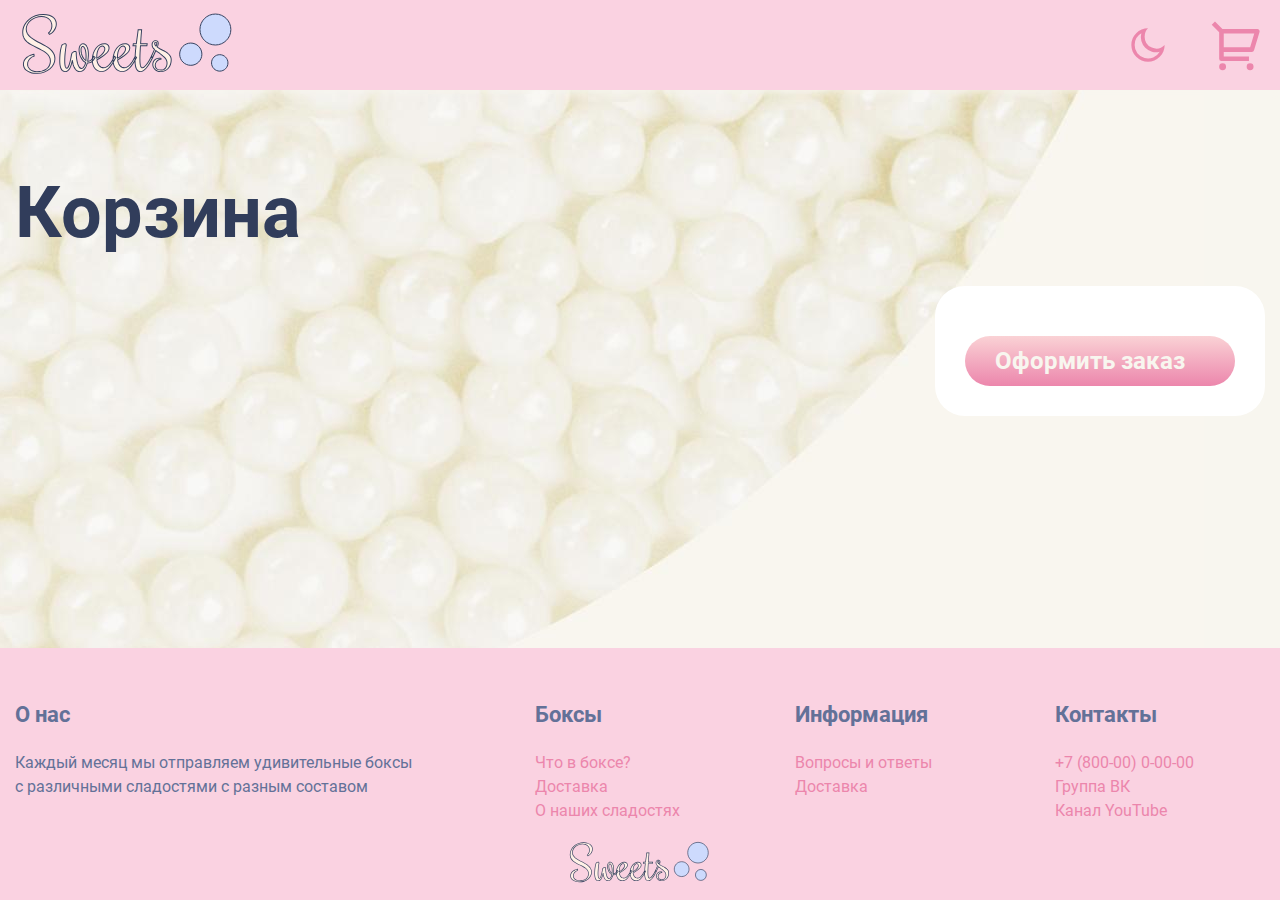
<file: basket.html>
<!DOCTYPE html>
<html lang="ru" class="page">

<head>
  <meta charset="UTF-8">
  <meta name="viewport" content="width=device-width, initial-scale=1.0">
  <link rel="shortcut icon" href="favicon.ico" type="image/x-icon">
  <meta http-equiv="X-UA-Compatible" content="ie=edge">
  <meta name="theme-color" content="#111111">
  <title>Sweets</title>
  <link rel="stylesheet" href="css/vendor.css">
  <link rel="stylesheet" href="css/main.css">
  <script defer src="js/main.js"></script>
</head>

<body class="page__body">
  <div class="site-container">
    <header class="header">
  <div class="container header__container">
    <a href="" class="logo header__logo">
      <img src="img/logo.svg" alt="Sweets logo">
    </a>
    <div class="header__menu">
      <button id="theme-light" aria-label="Светлая тема" class="theme-switcher theme-switcher--sun btn-reset"></button>
      <button id="theme-dark" aria-label="Темная тема" class="theme-switcher theme-switcher--moon btn-reset"></button>
      <a href="basket.html" aria-label="Корзина" class="header__link cart">
        <span class="cart__quantity cart__quantity--empty">0</span>
        <path fill="none" d="M0 0h24v24H0z"/>
        <svg class="cart__svg" xmlns="http://www.w3.org/2000/svg" width="55" height="70" viewBox="0 0 24 24">
          <path d="M4 6.414.757 3.172l1.415-1.415L5.414 5h15.242a1 1 0 0 1 .958 1.287l-2.4 8a1 1 0 0 1-.958.713H6v2h11v2H5a1 1 0 0 1-1-1V6.414zM6 7v6h11.512l1.8-6H6zm-.5 16a1.5 1.5 0 1 1 0-3 1.5 1.5 0 0 1 0 3zm12 0a1.5 1.5 0 1 1 0-3 1.5 1.5 0 0 1 0 3z"/></svg>
      </a>
    </div>
  </div>
</header>

    <main class="main">
      <section class="basket">
  <div class="container basket__container">
    <h1 class="title basket__title">Корзина</h1>
    <div class="basket__wrapper">
      <div class="basket__main">
        <ul class="basket__list list-reset"></ul>
      </div>
      <div class="basket__side side-block">
        <div class="side-block__title fullprice"></div>
        <a href="ordering.html" class="btn btn-reset side-block__btn">Оформить заказ</a>
      </div>
    </div>
  </div>
</section>

    </main>
    <footer class="footer">
  <div class="container footer__container">
    <div class="footer__column footer__info">
      <div class="footer__title">О нас</div>
      <div class="footer__text">Каждый месяц мы отправляем удивительные боксы с различными сладостями с разным составом</div>
    </div>
    <div class="footer__column">
      <div class="footer__title">Боксы</div>
      <ul class="list-reset">
        <li>
          <a href="#" class="footer__link">Что в боксе?</a>
        </li>
        <li>
          <a href="#" class="footer__link">Доставка</a>
        </li>
        <li>
          <a href="#" class="footer__link">О наших сладостях</a>
        </li>
      </ul>
    </div>
    <div class="footer__column">
      <div class="footer__title">Информация</div>
      <ul class="list-reset">
        <li>
          <a href="#" class="footer__link">Вопросы и ответы</a>
        </li>
        <li>
          <a href="#" class="footer__link">Доставка</a>
        </li>
      </ul>
    </div>
    <div class="footer__column">
      <div class="footer__title">Контакты</div>
      <ul class="list-reset">
        <li>
          <a href="tel:78000000000" class="footer__link">+7 (800-00) 0-00-00</a>
        </li>
        <li>
          <a href="#" class="footer__link">Группа ВК</a>
        </li>
        <li>
          <a href="#" class="footer__link">Канал YouTube</a>
        </li>
      </ul>
    </div>
  </div>
  <a href="#" class="logo footer__logo">
    <img src="img/logo.svg" alt="Sweets logo">
  </a>
</footer>

  </div>
</body>

</html>
</file>
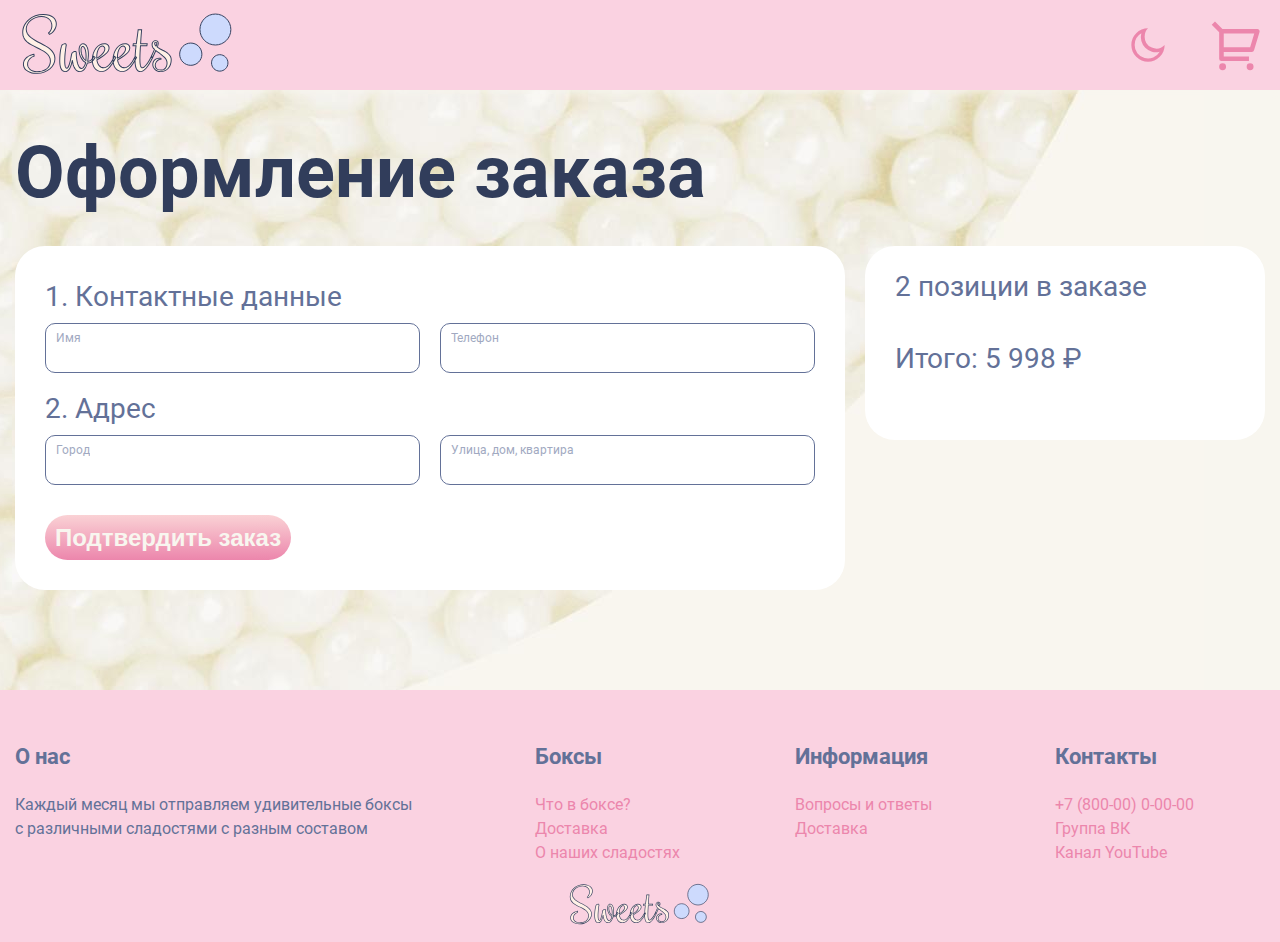
<file: ordering.html>
<!DOCTYPE html>
<html lang="ru" class="page">

<head>
  <meta charset="UTF-8">
  <meta name="viewport" content="width=device-width, initial-scale=1.0">
  <link rel="shortcut icon" href="favicon.ico" type="image/x-icon">
  <meta http-equiv="X-UA-Compatible" content="ie=edge">
  <meta name="theme-color" content="#111111">
  <title>Sweets</title>
  <link rel="stylesheet" href="css/vendor.css">
  <link rel="stylesheet" href="css/main.css">
  <script defer src="js/main.js"></script>
</head>

<body class="page__body">
  <div class="site-container">
    <header class="header">
  <div class="container header__container">
    <a href="index.html" class="logo header__logo">
      <img src="img/logo.svg" alt="Sweets logo">
    </a>
    <div class="header__menu">
      <button id="theme-light" aria-label="Светлая тема" class="theme-switcher theme-switcher--sun btn-reset"></button>
      <button id="theme-dark" aria-label="Темная тема" class="theme-switcher theme-switcher--moon btn-reset"></button>
      <a href="basket.html" aria-label="Корзина" class="header__link cart">
        <span class="cart__quantity cart__quantity--empty">0</span>
        <path fill="none" d="M0 0h24v24H0z"/>
        <svg class="cart__svg" xmlns="http://www.w3.org/2000/svg" width="55" height="70" viewBox="0 0 24 24">
          <path d="M4 6.414.757 3.172l1.415-1.415L5.414 5h15.242a1 1 0 0 1 .958 1.287l-2.4 8a1 1 0 0 1-.958.713H6v2h11v2H5a1 1 0 0 1-1-1V6.414zM6 7v6h11.512l1.8-6H6zm-.5 16a1.5 1.5 0 1 1 0-3 1.5 1.5 0 0 1 0 3zm12 0a1.5 1.5 0 1 1 0-3 1.5 1.5 0 0 1 0 3z"/></svg>
      </a>
    </div>
  </div>
</header>

    <main class="main">
      <section class="ordering">
  <div class="ordering__container container">
    <h1 class="title ordering__title">Оформление заказа</h1>
    <div class="ordering__wrapper">
      <form action="" method="POST" class="form ordering__form" id="order-form">
        <div class="form__contacts">
          <div class="form__title">1. Контактные данные</div>
          <div class="form__row">
            <label type="text" class="form-field">
              <div class="form-field__caption">Имя</div>
              <input type="text" class="form-field__input" name="name" required>
            </label>
            <label type="text" class="form-field">
              <div class="form-field__caption">Телефон</div>
              <input type="tel" class="form-field__input" name="phone" required>
            </label>
          </div>
        </div>
        <div class="form__address">
          <div class="form__title">2. Адрес</div>
          <div class="form__row">
            <label type="text" class="form-field">
              <div class="form-field__caption">Город</div>
              <input type="text" class="form-field__input" name="city" required>
            </label>
            <label type="text" class="form-field">
              <div class="form-field__caption">Улица, дом, квартира</div>
              <input type="text" class="form-field__input" name="address" required>
            </label>
          </div>
        </div>
        <button type="submit" class="btn btn-reset form__btn ordering__btn" id="order-btn">Подтвердить заказ</button>
      </form>
      <div class="ordering__side side-block">
        <div class="side-block__title">2 позиции в заказе</div>
        <ul class="side-block__list ordering__list list-reset">
        </ul>
        <div class="side-block__title fullprice">Итого: 5 998 ₽</div>
      </div>
    </div>
  </div>
</section>

    </main>
    <footer class="footer">
  <div class="container footer__container">
    <div class="footer__column footer__info">
      <div class="footer__title">О нас</div>
      <div class="footer__text">Каждый месяц мы отправляем удивительные боксы с различными сладостями с разным составом</div>
    </div>
    <div class="footer__column">
      <div class="footer__title">Боксы</div>
      <ul class="list-reset">
        <li>
          <a href="#" class="footer__link">Что в боксе?</a>
        </li>
        <li>
          <a href="#" class="footer__link">Доставка</a>
        </li>
        <li>
          <a href="#" class="footer__link">О наших сладостях</a>
        </li>
      </ul>
    </div>
    <div class="footer__column">
      <div class="footer__title">Информация</div>
      <ul class="list-reset">
        <li>
          <a href="#" class="footer__link">Вопросы и ответы</a>
        </li>
        <li>
          <a href="#" class="footer__link">Доставка</a>
        </li>
      </ul>
    </div>
    <div class="footer__column">
      <div class="footer__title">Контакты</div>
      <ul class="list-reset">
        <li>
          <a href="tel:78000000000" class="footer__link">+7 (800-00) 0-00-00</a>
        </li>
        <li>
          <a href="#" class="footer__link">Группа ВК</a>
        </li>
        <li>
          <a href="#" class="footer__link">Канал YouTube</a>
        </li>
      </ul>
    </div>
  </div>
  <a href="#" class="logo footer__logo">
    <img src="img/logo.svg" alt="Sweets logo">
  </a>
</footer>

  </div>
</body>

</html>
</file>
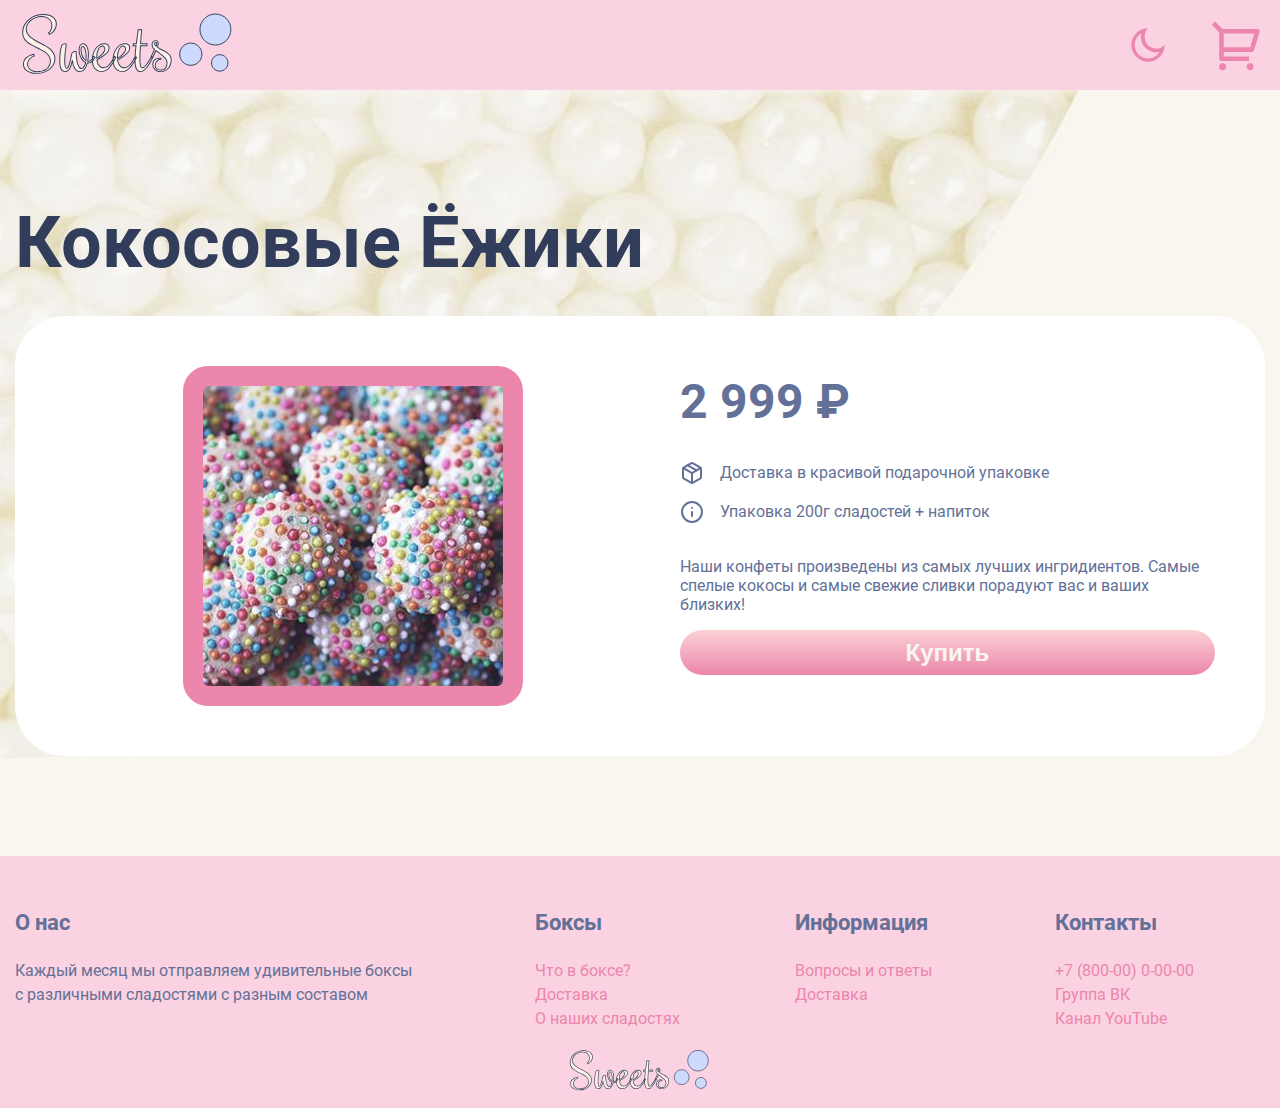
<file: product.html>
<!DOCTYPE html>
<html lang="ru" class="page">

<head>
  <meta charset="UTF-8">
  <meta name="viewport" content="width=device-width, initial-scale=1.0">
  <link rel="shortcut icon" href="favicon.ico" type="image/x-icon">
  <meta http-equiv="X-UA-Compatible" content="ie=edge">
  <meta name="theme-color" content="#111111">
  <title>Sweets</title>
  <link rel="stylesheet" href="css/vendor.css">
  <link rel="stylesheet" href="css/main.css">
  <script defer src="js/main.js"></script>
</head>

<body class="page__body">
  <div class="site-container">
    <header class="header">
  <div class="container header__container">
    <a href="index.html" class="logo header__logo">
      <img src="img/logo.svg" alt="Sweets logo">
    </a>
    <div class="header__menu">
      <button id="theme-light" aria-label="Светлая тема" class="theme-switcher theme-switcher--sun btn-reset"></button>
      <button id="theme-dark" aria-label="Темная тема" class="theme-switcher theme-switcher--moon btn-reset"></button>
      <a href="basket.html" aria-label="Корзина" class="header__link cart">
        <span class="cart__quantity cart__quantity--empty">0</span>
        <path fill="none" d="M0 0h24v24H0z"/>
        <svg class="cart__svg" xmlns="http://www.w3.org/2000/svg" width="55" height="70" viewBox="0 0 24 24">
          <path d="M4 6.414.757 3.172l1.415-1.415L5.414 5h15.242a1 1 0 0 1 .958 1.287l-2.4 8a1 1 0 0 1-.958.713H6v2h11v2H5a1 1 0 0 1-1-1V6.414zM6 7v6h11.512l1.8-6H6zm-.5 16a1.5 1.5 0 1 1 0-3 1.5 1.5 0 0 1 0 3zm12 0a1.5 1.5 0 1 1 0-3 1.5 1.5 0 0 1 0 3z"/></svg>
      </a>
    </div>
  </div>
</header>

    <main class="main">
      <section class="product">
  <div class="container product__container">
    <h1 class="title product__title">Кокосовые Ёжики</h1>
    <div class="product-item" data-id="5">

      <div class="product-item__img">
        <img src="img/product-6.jpg" alt="">
        <div class="product-card__notification notification">
          Добавлено
        </div>

      </div>
      <div class="product-item__descr">
        <div class="product-item__price">2 999 ₽</div>
        <ul class="list-reset">
          <li class="product-item__text">
            <svg width="24" height="24" viewBox="0 0 24 24" fill="none" xmlns="http://www.w3.org/2000/svg">
              <path d="M16.5 9.39996L7.5 4.20996" stroke="#4E3C35" stroke-width="2" stroke-linecap="round" stroke-linejoin="round"/>
              <path d="M21 15.9999V7.9999C20.9996 7.64918 20.9071 7.30471 20.7315 7.00106C20.556 6.69742 20.3037 6.44526 20 6.2699L13 2.2699C12.696 2.09437 12.3511 2.00195 12 2.00195C11.6489 2.00195 11.304 2.09437 11 2.2699L4 6.2699C3.69626 6.44526 3.44398 6.69742 3.26846 7.00106C3.09294 7.30471 3.00036 7.64918 3 7.9999V15.9999C3.00036 16.3506 3.09294 16.6951 3.26846 16.9987C3.44398 17.3024 3.69626 17.5545 4 17.7299L11 21.7299C11.304 21.9054 11.6489 21.9979 12 21.9979C12.3511 21.9979 12.696 21.9054 13 21.7299L20 17.7299C20.3037 17.5545 20.556 17.3024 20.7315 16.9987C20.9071 16.6951 20.9996 16.3506 21 15.9999Z" stroke="#4E3C35" stroke-width="2" stroke-linecap="round" stroke-linejoin="round"/>
              <path d="M3.27002 6.95996L12 12.01L20.73 6.95996" stroke="#4E3C35" stroke-width="2" stroke-linecap="round" stroke-linejoin="round"/>
              <path d="M12 22.08V12" stroke="#4E3C35" stroke-width="2" stroke-linecap="round" stroke-linejoin="round"/>
              </svg>
            <p>Доставка в красивой подарочной упаковке</p>
          </li>
          <li class="product-item__text">
            <svg width="24" height="24" viewBox="0 0 24 24" fill="none" xmlns="http://www.w3.org/2000/svg">
              <path d="M12 22C17.5228 22 22 17.5228 22 12C22 6.47715 17.5228 2 12 2C6.47715 2 2 6.47715 2 12C2 17.5228 6.47715 22 12 22Z" stroke-width="2" stroke-linecap="round" stroke-linejoin="round"/>
              <path d="M12 16V12" stroke-width="2" stroke-linecap="round" stroke-linejoin="round"/>
              <path d="M12 8H12.01" stroke-width="2" stroke-linecap="round" stroke-linejoin="round"/>
              </svg>
              <p>Упаковка 200г сладостей + напиток</p></li>
              <p>Наши конфеты произведены из самых лучших ингридиентов. Самые спелые кокосы и самые свежие сливки порадуют вас и ваших близких!</p></li>
            </ul>
        <button class="btn btn-reset product-item__btn">Купить</button>
      </div>
    </div>
  </div>
</section>

    </main>
    <footer class="footer">
  <div class="container footer__container">
    <div class="footer__column footer__info">
      <div class="footer__title">О нас</div>
      <div class="footer__text">Каждый месяц мы отправляем удивительные боксы с различными сладостями с разным составом</div>
    </div>
    <div class="footer__column">
      <div class="footer__title">Боксы</div>
      <ul class="list-reset">
        <li>
          <a href="#" class="footer__link">Что в боксе?</a>
        </li>
        <li>
          <a href="#" class="footer__link">Доставка</a>
        </li>
        <li>
          <a href="#" class="footer__link">О наших сладостях</a>
        </li>
      </ul>
    </div>
    <div class="footer__column">
      <div class="footer__title">Информация</div>
      <ul class="list-reset">
        <li>
          <a href="#" class="footer__link">Вопросы и ответы</a>
        </li>
        <li>
          <a href="#" class="footer__link">Доставка</a>
        </li>
      </ul>
    </div>
    <div class="footer__column">
      <div class="footer__title">Контакты</div>
      <ul class="list-reset">
        <li>
          <a href="tel:78000000000" class="footer__link">+7 (800-00) 0-00-00</a>
        </li>
        <li>
          <a href="#" class="footer__link">Группа ВК</a>
        </li>
        <li>
          <a href="#" class="footer__link">Канал YouTube</a>
        </li>
      </ul>
    </div>
  </div>
  <a href="#" class="logo footer__logo">
    <img src="img/logo.svg" alt="Sweets logo">
  </a>
</footer>

  </div>
</body>

</html>
</file>
<file: css/vendor.css>
/*# sourceMappingURL=vendor.css.map */
</file>
<file: css/main.css>
@charset "UTF-8";
:root {
  --font-family: "Roboto", sans-serif;
  --content-width: 1260px;
  --container-offset: 15px;
  --container-width: calc(var(--content-width) + (var(--container-offset) * 2));
  --bg-color: #f8f6ef;
  --title-color: #313D5B;
  --text-color: #637198;
  --link-color: #ec86ac;
  --header-color: #fad2e1;
  --btn-bg-color: #ec86ac;
  --btn-text-color: #f8f6ef;
  --btn-reflex-color: #fad2d5;
  --btn-hover-color: #9eb1e3;
  --accent-text-color: #637198;
  --accent-bg-color: white;
  --bg-img-1: url("../img/hero-bg.jpg");
  --bg-img-2: url("../img/hero-bg-2.jpg");
}

/* stylelint-disable */
/* stylelint-disable */
.custom-checkbox__field:checked + .custom-checkbox__content::after {
  opacity: 1;
}

.custom-checkbox__field:focus + .custom-checkbox__content::before {
  outline: 2px solid #f00;
  outline-offset: 2px;
}

.custom-checkbox__field:disabled + .custom-checkbox__content {
  opacity: 0.4;
  pointer-events: none;
}

/* stylelint-disable */
/* stylelint-disable */
@font-face {
  font-family: "Roboto";
  src: url("../fonts/../fonts/RobotoRegular.woff2") format("woff2");
  font-weight: 400;
  font-display: swap;
  font-style: normal;
}
@font-face {
  font-family: "Roboto";
  src: url("../fonts/../fonts/RobotoBold.woff2") format("woff2");
  font-weight: 700;
  font-display: swap;
  font-style: normal;
}
@font-face {
  font-family: "Roboto";
  src: url("../fonts/../fonts/RobotoBlack.woff2") format("woff2");
  font-weight: 900;
  font-display: swap;
  font-style: normal;
}
html {
  -webkit-box-sizing: border-box;
  box-sizing: border-box;
}

*,
*::before,
*::after {
  -webkit-box-sizing: inherit;
  box-sizing: inherit;
}

.page {
  height: 100%;
  font-family: var(--font-family, sans-serif);
  -webkit-text-size-adjust: 100%;
}

.page__body {
  margin: 0;
  min-width: 320px;
  min-height: 100%;
  font-size: 16px;
  background-color: var(--bg-color);
  background-image: var(--bg-img-1), var(--bg-img-2), var(--bg-img-2);
  background-repeat: no-repeat;
  background-position: left calc(50% - 50vw) top -1650px, right calc(90% - 40vw) top 900px, left calc(90% - 30vw) top 2200px;
}

img {
  height: auto;
  min-width: 100%;
  min-height: 100%;
  max-width: 100%;
  -o-object-fit: cover;
  object-fit: cover;
}

a {
  text-decoration: none;
}

h1, h2, h3 {
  margin: 0;
}

h2 {
  padding-left: 50px;
}
@media (max-width: 1024px) {
  h2 {
    padding-left: 20px;
  }
}
@media (max-width: 576px) {
  h2 {
    padding-left: 10px;
  }
}

input:-webkit-autofill,
input:-webkit-autofill:hover,
input:-webkit-autofill:focus,
input:-webkit-autofill:active {
  -webkit-text-fill-color: var(--accent-text-color) !important;
  -webkit-box-shadow: 0 0 0 30px var(--accent-bg-color) inset !important;
}

.site-container {
  overflow: hidden;
  display: -webkit-box;
  display: -ms-flexbox;
  display: flex;
  -webkit-box-orient: vertical;
  -webkit-box-direction: normal;
  -ms-flex-direction: column;
  flex-direction: column;
  -webkit-box-pack: justify;
  -ms-flex-pack: justify;
  justify-content: space-between;
  min-height: 100vh;
}

.is-hidden {
  display: none !important;
}

.btn-reset {
  border: none;
  padding: 0;
  background: transparent;
  cursor: pointer;
}

.list-reset {
  list-style: none;
  margin: 0;
  padding: 0;
}

.input-reset {
  -webkit-appearance: none;
  -moz-appearance: none;
  appearance: none;
  border: none;
  border-radius: 0;
  background-color: #fff;
}
.input-reset::-webkit-search-decoration, .input-reset::-webkit-search-cancel-button, .input-reset::-webkit-search-results-button, .input-reset::-webkit-search-results-decoration {
  display: none;
}

.visually-hidden {
  position: absolute;
  overflow: hidden;
  margin: -1px;
  border: 0;
  padding: 0;
  width: 1px;
  height: 1px;
  clip: rect(0 0 0 0);
}

.container {
  margin: 0 auto;
  padding: 0 var(--container-offset);
  max-width: var(--container-width);
}

.js-focus-visible :focus:not(.focus-visible) {
  outline: none;
}

.centered {
  text-align: center;
}

.dis-scroll {
  position: fixed;
  left: 0;
  top: 0;
  overflow: hidden;
  width: 100%;
  height: 100vh;
  -ms-scroll-chaining: none;
  overscroll-behavior: none;
}

.page--ios .dis-scroll {
  position: relative;
}

.title {
  color: var(--title-color);
  font-weight: 700;
  font-size: 72px;
  line-height: 120%;
  margin-bottom: 30px;
}
@media (max-width: 1024px) {
  .title {
    font-size: 64px;
  }
}
@media (max-width: 768px) {
  .title {
    font-size: 54px;
  }
}
@media (max-width: 576px) {
  .title {
    font-size: 48px;
    margin-bottom: 10px;
  }
}

.text {
  color: var(--text-color);
  font-weight: 700;
  font-size: 22px;
  line-height: 150%;
}
@media (max-width: 1024px) {
  .text {
    font-size: 20px;
  }
}
@media (max-width: 768px) {
  .text {
    font-size: 18px;
  }
}
@media (max-width: 576px) {
  .text {
    font-size: 16px;
  }
}

.btn {
  height: 45px;
  color: var(--btn-text-color);
  font-weight: 700;
  font-size: 24px;
  line-height: 150%;
  background-color: var(--btn-bg-color);
  background-image: -webkit-gradient(linear, left bottom, left top, from(rgba(0, 0, 0, 0)), to(var(--btn-reflex-color)));
  background-image: -o-linear-gradient(bottom, rgba(0, 0, 0, 0) 0%, var(--btn-reflex-color) 100%);
  background-image: linear-gradient(0deg, rgba(0, 0, 0, 0) 0%, var(--btn-reflex-color) 100%);
  padding-left: 30px;
  padding-right: 30px;
  border-radius: 30px;
  -webkit-transition: background-color 0.3s ease-in-out;
  -o-transition: background-color 0.3s ease-in-out;
  transition: background-color 0.3s ease-in-out;
}
@media (any-hover: hover) {
  .btn:hover {
    background-color: var(--btn-hover-color);
  }
}
@media (max-width: 576px) {
  .btn {
    font-size: 18px;
  }
}

.header {
  position: fixed;
  z-index: 10;
  width: 100%;
  -webkit-box-shadow: 0px 1px 10px var(--bg-color);
  box-shadow: 0px 1px 10px var(--bg-color);
  background-color: var(--header-color);
}
.header__container {
  display: -webkit-box;
  display: -ms-flexbox;
  display: flex;
  -webkit-box-align: center;
  -ms-flex-align: center;
  align-items: center;
  -webkit-box-pack: justify;
  -ms-flex-pack: justify;
  justify-content: space-between;
}
.header__logo {
  font-size: 0;
}
.header__logo img {
  max-height: 90px;
}
.header__menu {
  display: -webkit-box;
  display: -ms-flexbox;
  display: flex;
}
.header__link {
  position: relative;
  font-size: 0;
  margin-left: 40px;
}
@media (max-width: 576px) {
  .header__link {
    margin-left: 10px;
  }
}

.cart__svg {
  fill: var(--link-color);
}
@media (any-hover: hover) {
  .cart__svg:hover {
    fill: var(--bg-color);
  }
}
.cart__quantity {
  position: absolute;
  right: 0;
  bottom: 0;
  height: 25px;
  width: 25px;
  padding-top: 4px;
  color: var(--accent-bg-color);
  background-color: var(--accent-text-color);
  border-radius: 50%;
  font-size: 16px;
  font-weight: 700;
  text-align: center;
}
.cart__quantity--empty {
  display: none;
}

.theme-switcher {
  width: 45px;
  height: 70px;
  background-position: center;
  background-repeat: no-repeat;
  background-size: 40px;
}
.theme-switcher--moon {
  background-image: url("../img/moon.svg");
}
@media (any-hover: hover) {
  .theme-switcher--moon:hover {
    background-image: url("../img/moon-hover.svg");
  }
}
.theme-switcher--sun {
  display: none;
  background-image: url("../img/sun.svg");
}
@media (any-hover: hover) {
  .theme-switcher--sun:hover {
    background-image: url("../img/sun-hover.svg");
  }
}

.hero {
  padding-top: 90px;
}
.hero__container {
  display: -webkit-box;
  display: -ms-flexbox;
  display: flex;
  height: calc(100vh - 180px);
  display: flex;
  -webkit-box-align: center;
  -ms-flex-align: center;
  align-items: center;
  -ms-flex-pack: distribute;
  justify-content: space-around;
}
@media (max-width: 576px) {
  .hero__container {
    -ms-flex-wrap: wrap-reverse;
    flex-wrap: wrap-reverse;
    height: initial;
  }
}
.hero__content {
  max-width: 600px;
}
@media (max-width: 1024px) {
  .hero__content {
    padding: 0 20px;
  }
}
@media (max-width: 576px) {
  .hero__content {
    text-align: center;
  }
}
.hero__title {
  font-size: 96px;
  margin-bottom: 20px;
  line-height: 100%;
}
@media (max-width: 1024px) {
  .hero__title {
    margin-bottom: 20px;
    font-size: 76px;
  }
}
@media (max-width: 768px) {
  .hero__title {
    font-size: 44px;
  }
}
@media (max-width: 576px) {
  .hero__title {
    font-size: 36px;
  }
}
.hero__btn {
  margin-top: 50px;
  height: 60px;
  min-width: 290px;
  display: inline-block;
  line-height: 60px;
}
@media (max-width: 576px) {
  .hero__btn {
    margin-top: 10px;
    height: 40px;
    line-height: 40px;
  }
}
.hero__img {
  max-width: 400px;
  min-width: 200px;
  border-radius: 25px;
  overflow: hidden;
  border: solid 20px;
  border-color: var(--btn-bg-color);
  background-color: var(--btn-bg-color);
}
@media (max-width: 576px) {
  .hero__img {
    margin: 20px 0;
    height: 50vh;
  }
}
.hero__img img {
  display: block;
}

.catalog {
  padding-top: 90px;
}
@media (max-width: 576px) {
  .catalog {
    margin-top: 40px;
  }
}

.product-cards {
  display: -ms-grid;
  display: grid;
  -ms-grid-columns: 1fr 1fr 1fr 1fr;
  grid-template-columns: 1fr 1fr 1fr 1fr;
}
@media (max-width: 1440px) {
  .product-cards {
    -ms-grid-columns: 1fr 1fr 1fr;
    grid-template-columns: 1fr 1fr 1fr;
  }
}
@media (max-width: 1024px) {
  .product-cards {
    -ms-grid-columns: 1fr 1fr;
    grid-template-columns: 1fr 1fr;
    gap: 20px;
  }
}
@media (max-width: 576px) {
  .product-cards {
    -ms-grid-columns: 1fr;
    grid-template-columns: 1fr;
  }
}

.product-card {
  height: 500px;
  position: relative;
  display: -ms-grid;
  display: grid;
  -ms-grid-rows: 1fr 1fr auto 2fr;
  grid-template-rows: 1fr 1fr auto 2fr;
  padding: 30px 20px 0px;
  border-radius: 50px;
  text-align: center;
  -webkit-transition: 0.1s ease-in-out;
  -o-transition: 0.1s ease-in-out;
  transition: 0.1s ease-in-out;
}
@media (any-hover: hover) {
  .product-card:hover {
    background-color: var(--accent-bg-color);
    -ms-grid-rows: 1fr 1fr auto 1fr 1fr;
    grid-template-rows: 1fr 1fr auto 1fr 1fr;
  }
  .product-card:hover .product-card__text {
    color: var(--accent-text-color);
  }
  .product-card:hover .product-card__btn {
    display: block;
  }
}
.product-card__img {
  display: block;
  width: 230px;
  height: 230px;
  overflow: hidden;
  margin: 0 auto 10px;
}
.product-card__img img {
  height: 100%;
  width: 100%;
  border-radius: 50px;
  border: 12px solid var(--btn-bg-color);
}
.product-card__title {
  display: -webkit-box;
  -webkit-line-clamp: 2;
  -webkit-box-orient: vertical;
  overflow: hidden;
  color: var(--btn-bg-color);
  font-size: 28px;
  line-height: 120%;
}
.product-card__text {
  color: var(--text-color);
  font-size: 22px;
  line-height: 150%;
}
.product-card__price {
  color: var(--btn-bg-color);
  font-size: 28px;
  line-height: 150%;
}
.product-card__price span {
  font-size: 32px;
  line-height: 150%;
}
.product-card__btn {
  height: 40px;
  display: none;
  margin: 0 auto;
  -ms-flex-item-align: start;
  -ms-grid-row-align: start;
  align-self: start;
}
@media (max-width: 1024px) {
  .product-card {
    background-color: var(--accent-bg-color);
    -ms-grid-rows: 1fr 1fr auto 1fr 1fr;
    grid-template-rows: 1fr 1fr auto 1fr 1fr;
  }
  .product-card .product-card__text {
    color: var(--accent-text-color);
  }
  .product-card .product-card__btn {
    display: block;
  }
}
.product-card:disabled {
  opacity: 0.4;
  pointer-events: none;
}

.feedback {
  margin-top: 100px;
}
.feedback__header {
  display: -webkit-box;
  display: -ms-flexbox;
  display: flex;
  -webkit-box-pack: justify;
  -ms-flex-pack: justify;
  justify-content: space-between;
}
@media (max-width: 576px) {
  .feedback__header {
    display: block;
  }
}
@media (max-width: 576px) {
  .feedback__title {
    margin-bottom: 0;
  }
}
.feedback__link-all {
  display: -webkit-box;
  display: -ms-flexbox;
  display: flex;
  -webkit-box-align: center;
  -ms-flex-align: center;
  align-items: center;
  color: var(--link-color);
  -webkit-transition: color 0.3s ease-in-out;
  -o-transition: color 0.3s ease-in-out;
  transition: color 0.3s ease-in-out;
}
@media (any-hover: hover) {
  .feedback__link-all:hover {
    color: var(--accent-text-color);
  }
}
@media (max-width: 576px) {
  .feedback__link-all {
    padding-left: 10px;
  }
}
.feedback__list {
  display: -ms-grid;
  display: grid;
  -ms-grid-columns: 1fr 1fr 1fr 1fr;
  grid-template-columns: 1fr 1fr 1fr 1fr;
  gap: 20px;
}
@media (max-width: 1024px) {
  .feedback__list {
    -ms-grid-columns: 1fr 1fr;
    grid-template-columns: 1fr 1fr;
  }
}
@media (max-width: 576px) {
  .feedback__list {
    -ms-grid-columns: 1fr;
    grid-template-columns: 1fr;
  }
}
@media (max-width: 576px) {
  .feedback {
    margin-top: 40px;
  }
}

.feedback-item {
  padding-top: 40px;
}
.feedback-item__wrapper {
  height: 100%;
  background-color: var(--accent-bg-color);
  border-radius: 50px;
  margin: 0;
  position: relative;
  padding: 40px 20px 40px;
}
.feedback-item__img {
  position: absolute;
  top: -40px;
  left: 50%;
  -webkit-transform: translate(-50%, 0);
  -ms-transform: translate(-50%, 0);
  transform: translate(-50%, 0);
  height: 80px;
  border-radius: 50%;
  overflow: hidden;
}
.feedback-item__text {
  margin: 0;
  padding: 0;
  font-size: 18px;
  line-height: 150%;
  color: var(--accent-text-color);
  display: -webkit-box;
  -webkit-line-clamp: 5;
  -webkit-box-orient: vertical;
  overflow: hidden;
}
.feedback-item__figure {
  position: absolute;
  right: 50px;
  bottom: 13px;
  font-size: 16px;
  line-height: 150%;
  text-align: right;
  color: var(--accent-text-color);
}
.feedback-item__figure::before {
  content: "— ";
}

.reviews {
  margin-top: 100px;
  padding-bottom: 100px;
}
.reviews__list {
  display: -ms-grid;
  display: grid;
  -ms-grid-columns: 1fr 1fr 1fr 1fr;
  grid-template-columns: 1fr 1fr 1fr 1fr;
  gap: 20px;
}
@media (max-width: 1024px) {
  .reviews__list {
    -ms-grid-columns: 1fr 1fr;
    grid-template-columns: 1fr 1fr;
  }
}
@media (max-width: 576px) {
  .reviews__list {
    -ms-grid-columns: 1fr;
    grid-template-columns: 1fr;
  }
}
@media (max-width: 576px) {
  .reviews {
    margin-top: 40px;
    padding-bottom: 40px;
  }
}

.review {
  background-color: var(--accent-bg-color);
  padding: 30px;
  border-radius: 30px;
}
.review__video {
  position: relative;
  width: 100%;
  height: 0;
  padding-bottom: 56.25%;
  background-color: var(--link-color);
}
.review__text {
  max-width: 250px;
  font-size: 18px;
  line-height: 150%;
  padding-top: 15px;
  color: var(--accent-text-color);
  display: -webkit-box;
  -webkit-line-clamp: 2;
  -webkit-box-orient: vertical;
  overflow: hidden;
}

.video {
  position: relative;
  width: 100%;
  height: 0;
  padding-bottom: 56.25%;
  background-color: #000000;
}
.video--enabled {
  cursor: pointer;
}
.video--enabled .video__button {
  display: block;
}
.video__link {
  position: absolute;
  top: 0;
  left: 0;
  width: 100%;
  height: 100%;
}
.video__media {
  position: absolute;
  top: 0;
  left: 0;
  width: 100%;
  height: 100%;
  border: none;
}
.video__button {
  position: absolute;
  top: 50%;
  left: 50%;
  z-index: 1;
  display: none;
  padding: 0;
  width: 68px;
  height: 48px;
  border: none;
  background-color: transparent;
  -webkit-transform: translate(-50%, -50%);
  -ms-transform: translate(-50%, -50%);
  transform: translate(-50%, -50%);
  cursor: pointer;
}
.video__button-shape {
  fill: #212121;
  fill-opacity: 0.8;
}
.video__button-icon {
  fill: #ffffff;
}
.video__button:focus {
  outline: none;
}

.video:hover .video__button-shape,
.video__button:focus .video__button-shape {
  fill: #ff0000;
  fill-opacity: 1;
}

.footer {
  background-color: var(--header-color);
  color: var(--accent-text-color);
  font-size: 16px;
  line-height: 150%;
}
.footer__container {
  padding-top: 50px;
  padding-bottom: 10px;
  display: -ms-grid;
  display: grid;
  -ms-grid-columns: (1fr)[5];
  grid-template-columns: repeat(5, 1fr);
  gap: 50px;
}
@media (max-width: 1024px) {
  .footer__container {
    -ms-grid-columns: (1fr)[5];
    grid-template-columns: repeat(5, 1fr);
    gap: 20px;
  }
}
@media (max-width: 768px) {
  .footer__container {
    -ms-grid-columns: (1fr)[3];
    grid-template-columns: repeat(3, 1fr);
    gap: 10px;
    padding: 30px;
  }
}
@media (max-width: 576px) {
  .footer__container {
    -ms-grid-columns: (1fr)[1];
    grid-template-columns: repeat(1, 1fr);
  }
}
.footer__info {
  -ms-grid-column-span: 2;
  grid-column: span 2;
}
@media (max-width: 1024px) {
  .footer__info {
    -ms-grid-column-span: 2;
    grid-column: span 2;
  }
}
@media (max-width: 768px) {
  .footer__info {
    -ms-grid-column-span: 3;
    grid-column: span 3;
  }
}
@media (max-width: 576px) {
  .footer__info {
    -ms-grid-column-span: 1;
    grid-column: span 1;
  }
}
.footer__title {
  padding-bottom: 20px;
  font-size: 22px;
  line-height: 150%;
  font-weight: 700;
}
@media (max-width: 1024px) {
  .footer__title {
    padding-bottom: 0;
    font-size: 18px;
  }
}
.footer__link {
  color: var(--link-color);
  -webkit-transition: color 0.3s ease-in-out;
  -o-transition: color 0.3s ease-in-out;
  transition: color 0.3s ease-in-out;
}
@media (any-hover: hover) {
  .footer__link:hover {
    color: var(--bg-color);
  }
}
.footer__logo {
  display: block;
  text-align: center;
}
.footer__logo img {
  min-width: initial;
  width: 150px;
}

.form {
  width: 100%;
  display: -ms-grid;
  display: grid;
  -ms-grid-columns: 1fr;
  grid-template-columns: 1fr;
  gap: 20px;
  padding: 30px;
  margin-right: 40px;
  border-radius: 30px;
  background-color: var(--accent-bg-color);
  color: var(--accent-text-color);
}
@media (max-width: 1024px) {
  .form {
    gap: 0;
  }
}
.form__row {
  display: -ms-grid;
  display: grid;
  -ms-grid-columns: (1fr)[2];
  grid-template-columns: repeat(2, 1fr);
  gap: 20px;
  margin-bottom: 15px;
}
@media (max-width: 576px) {
  .form__row {
    -ms-grid-columns: (1fr)[1];
    grid-template-columns: repeat(1, 1fr);
    gap: 10px;
  }
}
.form__title {
  font-size: 28px;
  line-height: 150%;
  margin-bottom: 5px;
}
.form__btn {
  width: auto;
  padding-left: 10px;
  padding-right: 10px;
}

.form-field {
  display: block;
  height: 50px;
  padding: 5px 10px;
  border-radius: 10px;
  border: 1px solid var(--accent-text-color);
}
.form-field__caption {
  opacity: 0.6;
  font-size: 12px;
  line-height: 150%;
}
.form-field__input {
  width: 100%;
  border: transparent;
  background-color: transparent;
  color: var(--accent-text-color);
}

.side-block {
  -ms-flex-item-align: start;
  -ms-grid-row-align: start;
  align-self: start;
  padding: 20px 30px 30px;
  border-radius: 30px;
  background-color: var(--accent-bg-color);
  color: var(--accent-text-color);
}
@media (max-width: 576px) {
  .side-block {
    padding: 15px;
  }
}
.side-block__title {
  margin-bottom: 30px;
  font-size: 28px;
  line-height: 150%;
}
@media (max-width: 1024px) {
  .side-block__title {
    margin-bottom: 0;
  }
}
.side-block__item {
  margin-bottom: 15px;
}
.side-block__btn {
  display: inline-block;
  width: 270px;
  height: 50px;
  line-height: 50px;
}
@media (max-width: 576px) {
  .side-block__btn {
    width: auto;
  }
}

.side-item__title {
  font-size: 18px;
  line-height: 150%;
}
.side-item__info {
  font-size: 16px;
  line-height: 150%;
}

.product {
  margin-top: 100px;
}
@media (max-width: 576px) {
  .product {
    margin-top: 80px;
  }
}
.product__container {
  padding-top: 70px;
  padding-bottom: 100px;
}
@media (max-width: 1024px) {
  .product__container {
    padding-top: 20px;
    padding-bottom: 40px;
  }
}
.product__title {
  margin-top: 30px;
}
@media (max-width: 576px) {
  .product__title {
    margin-top: 0px;
    line-height: 120%;
  }
}

.product-item {
  display: -webkit-box;
  display: -ms-flexbox;
  display: flex;
  -webkit-box-pack: justify;
  -ms-flex-pack: justify;
  justify-content: space-between;
  padding: 50px;
  background-color: var(--accent-bg-color);
  border-radius: 50px;
  color: var(--accent-text-color);
}
@media (max-width: 768px) {
  .product-item {
    -webkit-box-orient: vertical;
    -webkit-box-direction: normal;
    -ms-flex-direction: column;
    flex-direction: column;
    padding: 30px 70px;
  }
}
@media (max-width: 576px) {
  .product-item {
    padding: 30px 30px;
  }
}
.product-item__img {
  margin: 0 auto;
  position: relative;
}
.product-item__img img {
  display: block;
  border-radius: 25px;
  overflow: hidden;
  border: solid 20px;
  border-color: var(--btn-bg-color);
}
.product-item__descr {
  max-width: 50%;
  padding-left: 40px;
}
@media (max-width: 768px) {
  .product-item__descr {
    max-width: 100%;
    padding-left: 0;
  }
}
.product-item__price {
  font-size: 48px;
  line-height: 150%;
  font-weight: 700;
  padding-bottom: 25px;
}
@media (max-width: 768px) {
  .product-item__price {
    text-align: center;
  }
}
@media (max-width: 576px) {
  .product-item__price {
    padding-bottom: 0;
  }
}
.product-item__text {
  padding-bottom: 20px;
  position: relative;
}
@media (max-width: 768px) {
  .product-item__text {
    line-height: 150%;
    padding-bottom: 0;
  }
}
.product-item__text svg {
  position: absolute;
  top: -2px;
  left: 0;
}
.product-item__text svg path {
  stroke: currentColor;
}
.product-item__text p {
  margin: 0;
  padding-left: 40px;
}
.product-item__btn {
  width: 100%;
}

.basket {
  margin-top: 100px;
  -ms-flex-item-align: start;
  -ms-grid-row-align: start;
  align-self: start;
  color: var(--text-color);
}
.basket__container {
  padding-top: 70px;
  padding-bottom: 140px;
}
@media (max-width: 1024px) {
  .basket__container {
    padding-top: 40px;
    padding-bottom: 50px;
  }
}
@media (max-width: 576px) {
  .basket__container {
    padding-top: 20px;
    padding-bottom: 30px;
  }
}
.basket__wrapper {
  display: -ms-grid;
  display: grid;
  -ms-grid-columns: auto 330px;
  grid-template-columns: auto 330px;
  gap: 20px;
}
@media (max-width: 768px) {
  .basket__wrapper {
    -ms-grid-columns: auto;
    grid-template-columns: auto;
  }
}
.basket__list {
  display: -ms-grid;
  display: grid;
  -ms-grid-columns: 1fr;
  grid-template-columns: 1fr;
  gap: 20px;
}

.basket-item {
  display: -ms-grid;
  display: grid;
  -ms-grid-columns: 80px auto 80px 120px 30px;
  grid-template-columns: 80px auto 80px 120px 30px;
  gap: 10px;
  -webkit-box-align: center;
  -ms-flex-align: center;
  align-items: center;
  color: var(--accent-text-color);
  background-color: var(--accent-bg-color);
  border-radius: 30px;
  padding: 15px 15px;
}
@media (max-width: 1024px) {
  .basket-item {
    -ms-grid-columns: 80px 80px 80px auto auto;
    grid-template-columns: 80px 80px 80px auto auto;
  }
}
@media (max-width: 576px) {
  .basket-item {
    -ms-grid-columns: 80px 80px auto auto auto;
    grid-template-columns: 80px 80px auto auto auto;
  }
}
.basket-item__img {
  height: 80px;
  background-color: var(--btn-bg-color);
  border-radius: 10px;
}
.basket-item__img img {
  display: block;
  border-radius: 10px;
  border: 4px solid var(--btn-bg-color);
}
.basket-item__title {
  font-size: 28px;
  line-height: 120%;
  color: var(--accent-text-color-color);
  display: -webkit-box;
  -webkit-line-clamp: 2;
  -webkit-box-orient: vertical;
  overflow: hidden;
  -webkit-transition: opacity 0.3s ease-in-out;
  -o-transition: opacity 0.3s ease-in-out;
  transition: opacity 0.3s ease-in-out;
}
@media (any-hover: hover) {
  .basket-item__title:hover {
    opacity: 0.7;
  }
}
@media (max-width: 1024px) {
  .basket-item__title {
    -ms-grid-column-span: 4;
    grid-column: 4 span;
    font-size: 24px;
  }
}
.basket-item__number {
  display: -webkit-box;
  display: -ms-flexbox;
  display: flex;
  -webkit-box-align: center;
  -ms-flex-align: center;
  align-items: center;
  height: 30px;
  border-radius: 5px;
  border: 1px solid var(--accent-text-color);
  opacity: 0.5;
}
.basket-item__btn {
  height: 30px;
  width: 30px;
  color: var(--accent-text-color-color);
  font-size: 18px;
  font-weight: 700;
  opacity: 0.5;
  -webkit-transition: opacity 0.3s ease-in-out;
  -o-transition: opacity 0.3s ease-in-out;
  transition: opacity 0.3s ease-in-out;
}
@media (any-hover: hover) {
  .basket-item__btn:hover {
    opacity: 1;
  }
}
.basket-item__btn--del {
  opacity: 0.5;
  position: relative;
  -webkit-transition: opacity 0.3s ease-in-out;
  -o-transition: opacity 0.3s ease-in-out;
  transition: opacity 0.3s ease-in-out;
}
@media (any-hover: hover) {
  .basket-item__btn--del:hover {
    opacity: 1;
  }
}
.basket-item__btn--del::before {
  position: absolute;
  top: 4px;
  left: 50%;
  content: "";
  height: 20px;
  width: 1px;
  background-color: var(--accent-text-color);
  -webkit-transform: rotate(45deg);
  -ms-transform: rotate(45deg);
  transform: rotate(45deg);
}
.basket-item__btn--del::after {
  position: absolute;
  top: 4px;
  left: 50%;
  content: "";
  height: 20px;
  width: 1px;
  background-color: var(--accent-text-color);
  -webkit-transform: rotate(-45deg);
  -ms-transform: rotate(-45deg);
  transform: rotate(-45deg);
}
.basket-item__value {
  width: 30px;
  font-size: inherit;
  text-align: center;
  color: inherit;
  background-color: transparent;
}
.basket-item__price {
  font-size: 24px;
  width: 100px;
}

.basket-empty {
  -ms-grid-column-span: 2;
  grid-column: span 2;
  height: 100%;
  padding: 35px;
  border-radius: 50px;
  background-color: var(--accent-bg-color);
  color: var(--accent-text-color);
  text-align: center;
}
.basket-empty__title {
  padding: 20px 0 30px;
}
.basket-empty__message {
  margin-bottom: 30px;
}
.basket-empty__btn {
  display: inline-block;
  height: 60px;
  padding-left: 26px;
  padding-right: 26px;
  line-height: 60px;
}

.ordering {
  -ms-flex-item-align: start;
  -ms-grid-row-align: start;
  align-self: start;
  margin-top: 100px;
}
.ordering__container {
  padding-top: 30px;
  padding-bottom: 100px;
}
@media (max-width: 576px) {
  .ordering__container {
    padding-top: 0px;
    padding-bottom: 40px;
  }
}
.ordering__wrapper {
  display: -ms-grid;
  display: grid;
  -ms-grid-columns: auto 400px;
  grid-template-columns: auto 400px;
  gap: 20px;
}
@media (max-width: 1024px) {
  .ordering__wrapper {
    -ms-grid-columns: 1fr;
    grid-template-columns: 1fr;
  }
}
.ordering__form {
  display: block;
  height: -webkit-fit-content;
  height: -moz-fit-content;
  height: fit-content;
}
@media (max-width: 1024px) {
  .ordering__form {
    -ms-grid-row: 2;
    grid-row-start: 2;
  }
}
.ordering__btn {
  margin-top: 15px;
}
@media (max-width: 576px) {
  .ordering__side {
    padding: 25px;
  }
}
@media (max-width: 1024px) {
  .ordering__list {
    display: -ms-grid;
    display: grid;
    -ms-grid-columns: 1fr 1fr;
    grid-template-columns: 1fr 1fr;
  }
}
@media (max-width: 576px) {
  .ordering__list {
    -ms-grid-columns: 1fr;
    grid-template-columns: 1fr;
  }
}

.dark-theme {
  --bg-color: #313D5B;
  --title-color: #ec86ac;
  --text-color: #cddafd;
  --link-color: #fad2e1;
  --header-color: #ec86ac;
  --btn-text-color: #eff7f8;
  --btn-reflex-color: #fdc4e3;
  --accent-bg-color: #cddafd;
  --accent-text-color: #313D5B;
  --bg-img-1: url("../img/hero-bg-1-dark.jpg");
  --bg-img-2: url("../img/hero-bg-2-dark.jpg");
  --theme-switcher: url("../img/sun.svg");
}
.dark-theme .theme-switcher--moon {
  display: none;
}
.dark-theme .theme-switcher--sun {
  display: initial;
}

.notification {
  position: absolute;
  top: 120px;
  left: 50%;
  -webkit-transform: translate(-50%, 0);
  -ms-transform: translate(-50%, 0);
  transform: translate(-50%, 0);
  width: 150px;
  height: 50px;
  background-color: var(--accent-bg-color);
  color: var(--accent-text-color);
  text-transform: uppercase;
  font-weight: 700;
  font-size: 20px;
  line-height: 50px;
  text-align: center;
  border-radius: 25px;
  opacity: 0;
  -webkit-transition: opacity 0.5s ease-in-out;
  -o-transition: opacity 0.5s ease-in-out;
  transition: opacity 0.5s ease-in-out;
}

.notification--active .notification {
  opacity: 1;
}
/*# sourceMappingURL=main.css.map */
</file>
